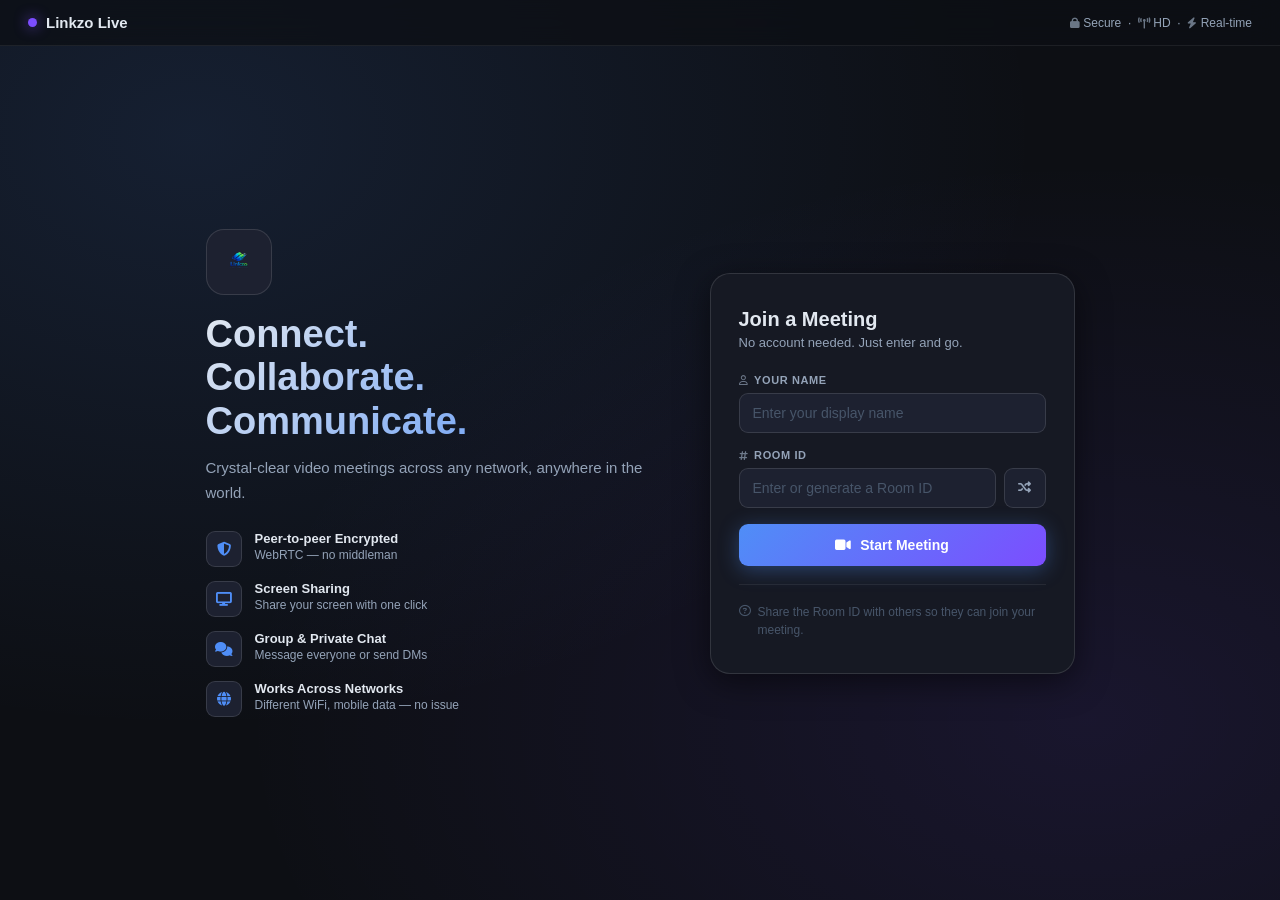
<file: public/index.html>
<!DOCTYPE html>
<html lang="en">
<head>
  <meta charset="UTF-8">
  <meta name="viewport" content="width=device-width, initial-scale=1.0">
  <title>Linkzo Live</title>
  <link rel="stylesheet" href="style.css">
  <link rel="stylesheet" href="https://cdnjs.cloudflare.com/ajax/libs/font-awesome/6.5.0/css/all.min.css">
</head>
<body class="join-body">
  <nav class="join-nav">
    <div class="nav-brand"><span class="nav-dot"></span><span class="nav-name">Linkzo Live</span></div>
    <div class="nav-badge"><i class="fa-solid fa-lock"></i> Secure &nbsp;·&nbsp; <i class="fa-solid fa-tower-broadcast"></i> HD &nbsp;·&nbsp; <i class="fa-solid fa-bolt"></i> Real-time</div>
  </nav>
  <div class="join-layout">
    <div class="join-hero">
      <img src="linkzo-logo.png" class="hero-logo" alt="Linkzo">
      <h1 class="hero-title">Connect.<br>Collaborate.<br>Communicate.</h1>
      <p class="hero-sub">Crystal-clear video meetings across any network, anywhere in the world.</p>
      <div class="hero-features">
        <div class="hf-item"><span class="hf-icon"><i class="fa-solid fa-shield-halved"></i></span><div><div class="hf-title">Peer-to-peer Encrypted</div><div class="hf-desc">WebRTC — no middleman</div></div></div>
        <div class="hf-item"><span class="hf-icon"><i class="fa-solid fa-display"></i></span><div><div class="hf-title">Screen Sharing</div><div class="hf-desc">Share your screen with one click</div></div></div>
        <div class="hf-item"><span class="hf-icon"><i class="fa-solid fa-comments"></i></span><div><div class="hf-title">Group &amp; Private Chat</div><div class="hf-desc">Message everyone or send DMs</div></div></div>
        <div class="hf-item"><span class="hf-icon"><i class="fa-solid fa-globe"></i></span><div><div class="hf-title">Works Across Networks</div><div class="hf-desc">Different WiFi, mobile data — no issue</div></div></div>
      </div>
    </div>
    <div class="join-card">
      <h2 class="card-heading">Join a Meeting</h2>
      <p class="card-sub">No account needed. Just enter and go.</p>
      <div class="field-group">
        <label class="field-label"><i class="fa-regular fa-user"></i> Your Name</label>
        <input class="field-input" type="text" id="username" placeholder="Enter your display name" autocomplete="name">
      </div>
      <div class="field-group">
        <label class="field-label"><i class="fa-solid fa-hashtag"></i> Room ID</label>
        <div class="room-row">
          <input class="field-input" type="text" id="roomId" placeholder="Enter or generate a Room ID" autocomplete="off">
          <button class="gen-btn" onclick="generateRoom()" title="Generate random ID"><i class="fa-solid fa-shuffle"></i></button>
        </div>
      </div>
      <button class="join-btn" onclick="joinRoom()"><i class="fa-solid fa-video"></i> Start Meeting</button>
      <div class="divider"></div>
      <p class="card-note"><i class="fa-regular fa-circle-question"></i> Share the Room ID with others so they can join your meeting.</p>
    </div>
  </div>
  <script>
    function joinRoom() {
      const name = document.getElementById("username").value.trim();
      const room = document.getElementById("roomId").value.trim();
      if (!name) { flashError("username"); return; }
      if (!room) { flashError("roomId");   return; }
      localStorage.setItem("username", name);
      window.location.href = "meeting.html?room=" + encodeURIComponent(room);
    }
    function generateRoom() {
      const chars = "ABCDEFGHJKLMNPQRSTUVWXYZ23456789";
      let id = "";
      for (let i = 0; i < 6; i++) id += chars[Math.floor(Math.random() * chars.length)];
      document.getElementById("roomId").value = id;
    }
    function flashError(id) {
      const el = document.getElementById(id);
      el.classList.add("input-error");
      el.focus();
      setTimeout(() => el.classList.remove("input-error"), 2200);
    }
    document.addEventListener("DOMContentLoaded", () => {
      document.querySelectorAll(".field-input").forEach(el => {
        el.addEventListener("keydown", e => { if (e.key === "Enter") joinRoom(); });
        el.addEventListener("input",   e => e.target.classList.remove("input-error"));
      });
    });
  </script>
</body>
</html>
</file>
<file: public/style.css>
/* ═══════════════════════════════════════════════════
   Linkzo Live · style.css  v4
   ═══════════════════════════════════════════════════ */
*,*::before,*::after{margin:0;padding:0;box-sizing:border-box}
:root{
  --bg:#0d0f14;--surf:#161923;--surf2:#1d2130;--surf3:#252b3b;
  --border:rgba(255,255,255,0.07);--border2:rgba(255,255,255,0.12);
  --accent:#4f8ef7;--accent-dim:rgba(79,142,247,0.15);
  --purple:#7c4dff;--green:#22c55e;--red:#ef4444;--red-dim:rgba(239,68,68,0.15);
  --amber:#f59e0b;--text:#e2e8f0;--text2:#94a3b8;--text3:#475569;
  --r:14px;--rsm:9px;--rxs:6px;--shadow:0 8px 32px rgba(0,0,0,0.5);
  font-family:-apple-system,BlinkMacSystemFont,"Segoe UI",Roboto,"Inter",sans-serif;
  -webkit-font-smoothing:antialiased;
}
body{background:var(--bg);color:var(--text);min-height:100vh}

/* ═══════════════════
   JOIN PAGE
   ═══════════════════ */
.join-body{
  display:flex;flex-direction:column;min-height:100vh;
  background:radial-gradient(ellipse at 15% 15%,rgba(79,142,247,.13),transparent 55%),
             radial-gradient(ellipse at 85% 80%,rgba(124,77,255,.11),transparent 55%),var(--bg);
}
.join-nav{
  display:flex;justify-content:space-between;align-items:center;
  padding:14px 28px;background:rgba(13,15,20,.75);
  backdrop-filter:blur(16px);border-bottom:1px solid var(--border);
  position:sticky;top:0;z-index:10;
}
.nav-brand{display:flex;align-items:center;gap:9px;font-weight:700;font-size:15px}
.nav-dot{width:9px;height:9px;border-radius:50%;background:var(--purple);box-shadow:0 0 14px rgba(124,77,255,.8)}
.nav-badge{font-size:12px;color:var(--text2)}
.nav-badge i{font-size:11px;opacity:.7}

.join-layout{
  flex:1;display:flex;align-items:center;justify-content:center;
  gap:64px;padding:48px 28px;max-width:980px;margin:0 auto;width:100%;
}
.join-hero{flex:1;max-width:440px}
.hero-logo{
  width:66px;height:66px;object-fit:contain;
  border-radius:18px;background:var(--surf2);padding:12px;
  margin-bottom:18px;display:block;border:1px solid var(--border2);
}
.hero-title{
  font-size:38px;font-weight:800;line-height:1.15;margin-bottom:12px;
  background:linear-gradient(135deg,var(--text) 0%,var(--accent) 100%);
  -webkit-background-clip:text;-webkit-text-fill-color:transparent;background-clip:text;
}
.hero-sub{font-size:15px;color:var(--text2);line-height:1.65;margin-bottom:26px}
.hero-features{display:flex;flex-direction:column;gap:14px}
.hf-item{display:flex;align-items:flex-start;gap:13px}
.hf-icon{
  width:36px;height:36px;border-radius:9px;flex-shrink:0;
  background:var(--surf2);border:1px solid var(--border2);
  display:flex;align-items:center;justify-content:center;font-size:14px;color:var(--accent);
}
.hf-title{font-size:13px;font-weight:600;margin-bottom:2px}
.hf-desc{font-size:12px;color:var(--text2)}

.join-card{
  width:365px;background:var(--surf);border:1px solid var(--border2);
  border-radius:20px;padding:34px 28px;box-shadow:var(--shadow);
}
.card-heading{font-size:20px;font-weight:700;margin-bottom:4px}
.card-sub{font-size:13px;color:var(--text2);margin-bottom:24px}
.field-group{margin-bottom:16px}
.field-label{
  display:flex;align-items:center;gap:6px;
  font-size:11px;font-weight:700;color:var(--text2);
  text-transform:uppercase;letter-spacing:.6px;margin-bottom:7px;
}
.field-label i{font-size:10px;opacity:.7}
.field-input{
  width:100%;padding:11px 13px;border-radius:var(--rsm);
  border:1px solid var(--border2);background:var(--surf2);
  color:var(--text);font-size:14px;outline:none;
  transition:border-color .2s,box-shadow .2s;
}
.field-input::placeholder{color:var(--text3)}
.field-input:focus{border-color:var(--accent);box-shadow:0 0 0 3px rgba(79,142,247,.2)}
.field-input.input-error{border-color:var(--red);box-shadow:0 0 0 3px rgba(239,68,68,.2)}
.room-row{display:flex;gap:8px}
.room-row .field-input{flex:1}
.gen-btn{
  width:42px;border-radius:var(--rsm);border:1px solid var(--border2);
  background:var(--surf2);color:var(--text2);cursor:pointer;font-size:13px;
  display:flex;align-items:center;justify-content:center;
  transition:color .2s,border-color .2s,background .2s;
}
.gen-btn:hover{color:var(--accent);border-color:var(--accent);background:var(--accent-dim)}
.join-btn{
  width:100%;padding:13px;border-radius:var(--rsm);border:none;cursor:pointer;
  font-size:14px;font-weight:700;color:#fff;
  background:linear-gradient(135deg,var(--accent),var(--purple));
  display:flex;align-items:center;justify-content:center;gap:9px;
  transition:opacity .2s,transform .15s;margin-top:6px;
  box-shadow:0 4px 20px rgba(79,142,247,.35);
}
.join-btn:hover{opacity:.88;transform:translateY(-1px)}
.join-btn:active{transform:translateY(0)}
.divider{height:1px;background:var(--border);margin:18px 0}
.card-note{font-size:12px;color:var(--text3);display:flex;align-items:flex-start;gap:7px;line-height:1.5}
.card-note i{margin-top:2px;flex-shrink:0}

@media(max-width:700px){
  .join-layout{flex-direction:column;gap:28px;padding:24px 16px}
  .join-hero{max-width:100%;text-align:center}
  .hero-logo{margin:0 auto 14px}
  .hero-features{display:none}
  .join-card{width:100%}
}

/* ═══════════════════
   MEETING SHELL
   ═══════════════════ */
.meeting-body{height:100vh;overflow:hidden;display:flex;flex-direction:column;background:var(--bg)}

/* Top bar */
.topbar{
  display:flex;align-items:center;justify-content:space-between;
  padding:0 18px;height:52px;flex-shrink:0;
  background:var(--surf);border-bottom:1px solid var(--border);
  gap:10px;z-index:20;
}
.topbar-left,.topbar-right{display:flex;align-items:center;gap:10px;flex:1}
.topbar-right{justify-content:flex-end}
.topbar-center{flex-shrink:0}
.tb-brand{display:flex;align-items:center;gap:8px;font-weight:700;font-size:14px}
.tb-dot{width:8px;height:8px;border-radius:50%;background:var(--purple);box-shadow:0 0 10px rgba(124,77,255,.7)}
.tb-room{
  display:flex;align-items:center;gap:6px;font-size:12px;color:var(--text2);
  background:var(--surf2);border:1px solid var(--border);padding:4px 10px;border-radius:20px;
}
.tb-room i{font-size:10px;opacity:.6}
.call-status{
  display:flex;align-items:center;gap:7px;
  background:var(--surf2);border:1px solid var(--border);
  padding:5px 14px;border-radius:20px;
}
.status-dot{width:7px;height:7px;border-radius:50%;background:var(--text3);transition:background .3s}
.status-dot.active{background:var(--green);box-shadow:0 0 8px rgba(34,197,94,.6)}
.call-timer{font-size:13px;font-weight:600;font-variant-numeric:tabular-nums;color:var(--text);min-width:42px}
.tb-participants{
  display:flex;align-items:center;gap:6px;font-size:12px;color:var(--text2);
  background:var(--surf2);border:1px solid var(--border);padding:5px 11px;border-radius:20px;
}
.tb-btn{
  width:32px;height:32px;border-radius:var(--rxs);
  border:1px solid var(--border);background:var(--surf2);
  color:var(--text2);cursor:pointer;font-size:13px;
  display:flex;align-items:center;justify-content:center;transition:color .2s;
}
.tb-btn:hover{color:var(--text)}

/* Meeting layout */
.meeting-layout{flex:1;display:flex;overflow:hidden;min-height:0;position:relative}

/* Video column */
.video-col{flex:1;display:flex;flex-direction:column;padding:12px;gap:10px;overflow:hidden;min-width:0}

/* Screen share banner */
.screen-banner{
  background:rgba(79,142,247,.15);border:1px solid rgba(79,142,247,.3);
  border-radius:8px;padding:8px 14px;
  display:flex;align-items:center;gap:8px;
  font-size:13px;font-weight:500;color:var(--accent);flex-shrink:0;
}

/* Main video */
.main-video-wrap{
  flex:1;position:relative;min-height:0;
  background:#000;border-radius:var(--r);overflow:hidden;
}
.main-video-wrap video{width:100%;height:100%;object-fit:cover;display:block}
.main-video-wrap video.mirror{transform:scaleX(-1)}
.main-overlay{
  position:absolute;inset:0;pointer-events:none;
  display:flex;flex-direction:column;justify-content:space-between;padding:12px;
}
.main-label{
  align-self:flex-start;font-size:13px;font-weight:600;color:#fff;
  background:rgba(0,0,0,.52);backdrop-filter:blur(6px);
  padding:4px 12px;border-radius:20px;pointer-events:none;
}
.main-actions{
  align-self:flex-end;display:flex;gap:7px;
  opacity:0;transition:opacity .2s;pointer-events:all;
}
.main-video-wrap:hover .main-actions{opacity:1}
.mv-btn{
  width:34px;height:34px;border-radius:8px;
  border:1px solid rgba(255,255,255,.18);background:rgba(0,0,0,.55);
  backdrop-filter:blur(6px);color:#fff;cursor:pointer;font-size:13px;
  display:flex;align-items:center;justify-content:center;transition:background .2s;
}
.mv-btn:hover{background:rgba(0,0,0,.82)}

/* Thumb strip */
.thumb-strip{
  height:92px;flex-shrink:0;display:flex;gap:8px;
  overflow-x:auto;overflow-y:hidden;padding-bottom:2px;
}
.thumb-strip::-webkit-scrollbar{height:3px}
.thumb-strip::-webkit-scrollbar-thumb{background:var(--surf3);border-radius:2px}
.thumb-card{
  width:140px;min-width:140px;height:92px;flex-shrink:0;
  position:relative;border-radius:10px;overflow:hidden;
  background:#000;cursor:pointer;
  border:2px solid transparent;transition:border-color .2s,transform .15s;
}
.thumb-card:hover{transform:translateY(-2px);border-color:rgba(79,142,247,.45)}
.thumb-card.spotlit{border-color:var(--accent)}
.thumb-card video{width:100%;height:100%;object-fit:cover;display:block}
.thumb-card video.mirror{transform:scaleX(-1)}
.thumb-name{
  position:absolute;bottom:5px;left:7px;font-size:10px;font-weight:600;color:#fff;
  background:rgba(0,0,0,.55);padding:2px 8px;border-radius:10px;
  max-width:calc(100% - 14px);overflow:hidden;text-overflow:ellipsis;white-space:nowrap;
  pointer-events:none;
}
.thumb-mute-icon{
  position:absolute;top:5px;right:5px;width:20px;height:20px;border-radius:50%;
  background:rgba(239,68,68,.88);color:#fff;align-items:center;justify-content:center;font-size:9px;
}
.thumb-avatar{
  position:absolute;inset:0;background:var(--surf2);
  display:flex;align-items:center;justify-content:center;
  font-size:26px;font-weight:700;color:var(--accent);
}

/* ═══════════════════
   SIDE PANEL
   ═══════════════════ */
.side-panel{
  width:300px;flex-shrink:0;background:var(--surf);
  border-left:1px solid var(--border);
  display:flex;flex-direction:column;overflow:hidden;
  /* Desktop: always in flow but hidden via width */
  transition:width .25s ease;
}

/* Desktop hide */
@media(min-width:681px){
  .side-panel{width:0;border:none}
  .side-panel.panel-open{width:300px;border-left:1px solid var(--border)}
  .panel-close-btn{display:none}
  .panel-backdrop{display:none}
}

/* Mobile: slide over from right */
@media(max-width:680px){
  .side-panel{
    position:fixed;top:52px;right:0;bottom:0;
    width:88vw;max-width:340px;
    z-index:100;transform:translateX(110%);
    transition:transform .3s ease;
    border-left:1px solid var(--border2);
    box-shadow:-8px 0 32px rgba(0,0,0,.5);
  }
  .side-panel.panel-open{transform:translateX(0)}
  .panel-close-btn{display:flex}
  .panel-backdrop{
    position:fixed;inset:0;background:rgba(0,0,0,.5);
    z-index:99;display:none;
  }
  .panel-backdrop.backdrop-show{display:block}
}

.panel-close-btn{
  position:absolute;top:10px;right:10px;z-index:2;
  width:28px;height:28px;border-radius:6px;border:none;
  background:var(--surf3);color:var(--text2);cursor:pointer;font-size:13px;
  align-items:center;justify-content:center;transition:color .2s;
}
.panel-close-btn:hover{color:var(--text)}

/* Tabs */
.panel-tabs{display:flex;border-bottom:1px solid var(--border);flex-shrink:0;padding-top:2px}
.tab-btn{
  flex:1;padding:11px 4px;border:none;background:transparent;
  color:var(--text2);font-size:10px;font-weight:700;
  cursor:pointer;display:flex;flex-direction:column;align-items:center;gap:4px;
  transition:color .2s;position:relative;
  border-bottom:2px solid transparent;margin-bottom:-1px;
  text-transform:uppercase;letter-spacing:.4px;
}
.tab-btn i{font-size:15px}
.tab-btn:hover{color:var(--text)}
.tab-btn.active{color:var(--accent);border-bottom-color:var(--accent)}
.tab-badge{
  position:absolute;top:5px;right:6px;
  min-width:16px;height:16px;border-radius:8px;
  background:var(--red);color:#fff;font-size:9px;font-weight:700;
  display:flex;align-items:center;justify-content:center;padding:0 4px;
}

/* Tab panes */
.tab-content{display:none;flex:1;flex-direction:column;overflow:hidden;min-height:0}
.tab-content.active{display:flex}

/* Pane scroll */
.pane-scroll{flex:1;overflow-y:auto;padding:10px;min-height:0}
.pane-scroll::-webkit-scrollbar{width:3px}
.pane-scroll::-webkit-scrollbar-thumb{background:var(--surf3)}
.pane-header{
  display:flex;justify-content:space-between;align-items:center;
  font-size:11px;font-weight:700;color:var(--text2);
  text-transform:uppercase;letter-spacing:.5px;
  padding:2px 0 10px;
}
.pane-count{background:var(--surf3);padding:2px 8px;border-radius:10px;font-size:11px;color:var(--text2)}

/* Participants */
.participants-list{display:flex;flex-direction:column;gap:2px}
.p-row{display:flex;align-items:center;gap:9px;padding:7px 6px;border-radius:var(--rxs);transition:background .15s}
.p-row:hover{background:var(--surf2)}
.p-av{
  width:32px;height:32px;border-radius:50%;flex-shrink:0;
  display:flex;align-items:center;justify-content:center;
  font-size:11px;font-weight:700;color:#fff;
}
.p-info{flex:1;min-width:0}
.p-name{font-size:13px;font-weight:500;overflow:hidden;text-overflow:ellipsis;white-space:nowrap}
.p-you-tag{
  font-size:10px;color:var(--text3);background:var(--surf3);
  padding:1px 6px;border-radius:4px;display:inline-block;margin-top:2px;
}
.p-status{display:flex;align-items:center;gap:4px;flex-shrink:0}
.p-icon{
  width:24px;height:24px;border-radius:5px;
  display:flex;align-items:center;justify-content:center;
  font-size:11px;color:var(--text2);background:var(--surf3);
}
.p-icon.off{color:var(--red);background:var(--red-dim)}
.p-dm-btn{
  width:24px;height:24px;border-radius:5px;border:none;
  background:var(--surf3);color:var(--text2);cursor:pointer;
  display:flex;align-items:center;justify-content:center;font-size:10px;
  transition:color .2s,background .2s;
}
.p-dm-btn:hover{color:var(--accent);background:var(--accent-dim)}

/* Messages area */
.chat-date-label{
  padding:8px 12px 4px;font-size:11px;color:var(--text3);
  text-align:center;flex-shrink:0;border-bottom:1px solid var(--border);
}
.messages-area{
  flex:1;overflow-y:auto;padding:12px 10px;
  display:flex;flex-direction:column;gap:8px;
  min-height:0;
}
.messages-area::-webkit-scrollbar{width:3px}
.messages-area::-webkit-scrollbar-thumb{background:var(--surf3);border-radius:2px}

/* Message bubbles */
.msg-wrap{display:flex;gap:8px;max-width:100%}
.msg-me{flex-direction:row-reverse}
.msg-them{flex-direction:row}
.msg-av{
  width:28px;height:28px;border-radius:50%;flex-shrink:0;
  display:flex;align-items:center;justify-content:center;
  font-size:10px;font-weight:700;color:#fff;margin-top:2px;
}
.msg-body{display:flex;flex-direction:column;gap:3px;max-width:calc(100% - 40px);min-width:0}
.msg-me  .msg-body{align-items:flex-end}
.msg-them .msg-body{align-items:flex-start}
.msg-sender{font-size:10px;font-weight:600;color:var(--text3);padding:0 3px}
.msg-bubble{
  font-size:13px;line-height:1.5;padding:9px 13px;border-radius:18px;
  word-break:break-word;max-width:240px;
}
/* Group chat: sent = blue, received = grey */
.msg-me   .msg-bubble{background:var(--accent);color:#fff;border-bottom-right-radius:5px}
.msg-them .msg-bubble{background:var(--surf3);color:var(--text);border-bottom-left-radius:5px}
/* DM / Private chat: sent = WhatsApp green, received = lighter surface */
.msg-me   .msg-bubble.dm-bubble{background:#25d366;color:#fff;border-bottom-right-radius:5px}
.msg-them .msg-bubble.dm-bubble{background:var(--surf2);color:var(--text);border:1px solid var(--border2);border-bottom-left-radius:5px}
.msg-time{font-size:10px;color:var(--text3);padding:0 3px}
.msg-me .msg-time{color:rgba(255,255,255,0.6)}

/* Chat composer */
.chat-composer{
  display:flex;gap:8px;padding:10px;
  border-top:1px solid var(--border);flex-shrink:0;
  background:var(--surf);
}
.chat-input{
  flex:1;padding:10px 12px;border-radius:var(--rsm);
  border:1px solid var(--border2);background:var(--surf2);
  color:var(--text);font-size:14px;outline:none;
  transition:border-color .2s;
  /* Mobile: prevent zoom on focus */
  font-size:16px;
}
.chat-input::placeholder{color:var(--text3)}
.chat-input:focus{border-color:var(--accent)}
.send-btn{
  width:40px;height:40px;border-radius:var(--rsm);border:none;
  background:var(--accent);color:#fff;cursor:pointer;font-size:14px;
  display:flex;align-items:center;justify-content:center;
  flex-shrink:0;transition:opacity .2s,transform .15s;
}
.send-btn:hover{opacity:.85;transform:scale(1.05)}
.send-btn:active{transform:scale(.95)}

/* DM user list */
.dm-user-list{display:flex;flex-direction:column;gap:2px}
.dm-item{
  display:flex;align-items:center;gap:10px;
  padding:10px 8px;border-radius:var(--rxs);cursor:pointer;transition:background .15s;
}
.dm-item:hover{background:var(--surf2)}
.dm-item-unread{background:rgba(79,142,247,0.06)}
.dm-item-unread:hover{background:rgba(79,142,247,0.12)}
.dm-av{
  width:42px;height:42px;border-radius:50%;flex-shrink:0;
  display:flex;align-items:center;justify-content:center;
  font-size:15px;font-weight:700;color:#fff;
}
.dm-info{flex:1;min-width:0}
.dm-name-row{display:flex;justify-content:space-between;align-items:center;margin-bottom:2px}
.dm-name{font-size:13px;font-weight:500;overflow:hidden;text-overflow:ellipsis;white-space:nowrap}
.dm-time{font-size:10px;color:var(--text3);flex-shrink:0;margin-left:6px}
.dm-preview{font-size:12px;color:var(--text3);overflow:hidden;text-overflow:ellipsis;white-space:nowrap}
.dm-preview-bold{color:var(--text);font-weight:600}
/* WhatsApp-style unread badge on DM row */
.dm-badge{
  flex-shrink:0;min-width:20px;height:20px;border-radius:10px;
  background:var(--accent);color:#fff;
  font-size:11px;font-weight:700;
  display:flex;align-items:center;justify-content:center;
  padding:0 6px;
}
.dm-arrow{font-size:11px;color:var(--text3)}
.dm-hint{font-size:11px;color:var(--text3);margin-top:1px}
.dm-empty{
  text-align:center;padding:36px 16px;color:var(--text3);
  display:flex;flex-direction:column;align-items:center;gap:10px;
}
.dm-empty i{font-size:28px;opacity:.4}
.dm-empty p{font-size:13px}

/* DM conversation */
.dm-conversation{flex:1;display:flex;flex-direction:column;overflow:hidden;min-height:0;position:relative}
.dm-conversation.hidden{display:none}
.dm-header{
  display:flex;align-items:center;gap:9px;
  padding:10px;border-bottom:1px solid var(--border);flex-shrink:0;
}
.dm-back{
  width:28px;height:28px;border-radius:6px;border:none;
  background:var(--surf2);color:var(--text2);cursor:pointer;font-size:12px;
  display:flex;align-items:center;justify-content:center;transition:color .2s;
}
.dm-back:hover{color:var(--text)}
.dm-hav{
  width:30px;height:30px;border-radius:50%;flex-shrink:0;
  display:flex;align-items:center;justify-content:center;
  font-size:11px;font-weight:700;color:#fff;
}
.dm-hname{font-size:13px;font-weight:600;flex:1}
.dm-private-tag{
  font-size:10px;color:var(--purple);background:rgba(124,77,255,.15);
  padding:2px 8px;border-radius:10px;flex-shrink:0;
}
.dm-no-msgs{
  text-align:center;padding:32px 14px;color:var(--text3);
  display:flex;flex-direction:column;align-items:center;gap:10px;
}
.dm-no-msgs i{font-size:24px;opacity:.4}
.dm-no-msgs p{font-size:12px;line-height:1.5}
.hidden{display:none!important}

/* ═══════════════════
   CONTROLS BAR
   ═══════════════════ */
.controls-bar{
  background:var(--surf);border-top:1px solid var(--border);
  padding:10px 16px;flex-shrink:0;
}
.controls-inner{
  display:flex;align-items:center;justify-content:center;gap:6px;flex-wrap:wrap;
}
.ctrl-item{display:flex;flex-direction:column;align-items:center;gap:4px}
.ctrl-btn{
  width:50px;height:50px;border-radius:14px;
  border:1px solid var(--border2);background:var(--surf2);
  color:var(--text);cursor:pointer;font-size:18px;
  display:flex;align-items:center;justify-content:center;
  transition:background .15s,color .15s,border-color .15s,transform .1s;
  position:relative;
}
.ctrl-btn:hover{background:var(--surf3);transform:translateY(-2px)}
.ctrl-btn:active{transform:scale(.95)}
.ctrl-btn.ctrl-off{background:var(--red-dim);border-color:rgba(239,68,68,.4);color:var(--red)}
.ctrl-btn.ctrl-sharing{background:rgba(79,142,247,.2);border-color:var(--accent);color:var(--accent)}
.ctrl-label{font-size:10px;color:var(--text3);font-weight:500;white-space:nowrap}

/* Unread badge on chat button */
.ctrl-badge{
  position:absolute;top:-3px;right:-3px;
  min-width:16px;height:16px;border-radius:8px;
  background:var(--red);color:#fff;font-size:9px;font-weight:700;
  padding:0 4px;display:flex;align-items:center;justify-content:center;
}
.end-btn{background:var(--red-dim);border-color:rgba(239,68,68,.4);color:var(--red)}
.end-btn:hover{background:var(--red)!important;color:#fff!important;border-color:var(--red)!important}

/* Mobile controls */
@media(max-width:480px){
  .ctrl-btn{width:44px;height:44px;font-size:16px;border-radius:12px}
  .controls-inner{gap:4px}
  .ctrl-label{font-size:9px}
}

/* ═══════════════════
   TOAST
   ═══════════════════ */
.toast{
  position:fixed;bottom:80px;left:50%;transform:translateX(-50%) translateY(14px);
  background:var(--surf2);border:1px solid var(--border2);
  color:var(--text);font-size:13px;font-weight:500;
  padding:10px 18px;border-radius:22px;
  box-shadow:0 4px 20px rgba(0,0,0,.5);
  opacity:0;pointer-events:none;
  transition:opacity .25s ease,transform .25s ease;
  white-space:nowrap;max-width:86vw;overflow:hidden;text-overflow:ellipsis;
  z-index:999;
}
.toast.toast-show{opacity:1;transform:translateX(-50%) translateY(0)}
.toast.toast-join{border-color:rgba(34,197,94,.4);color:var(--green)}
.toast.toast-leave{border-color:rgba(239,68,68,.2);color:var(--text2)}
.toast.toast-dm{border-color:rgba(79,142,247,.4);color:var(--accent)}
.toast.toast-error{border-color:rgba(239,68,68,.5);color:var(--red)}
.toast.toast-info{border-color:rgba(79,142,247,.3);color:var(--accent)}

/* Fullscreen */
.main-video-wrap:fullscreen{border-radius:0}
.main-video-wrap:fullscreen video{object-fit:contain}
</file>
